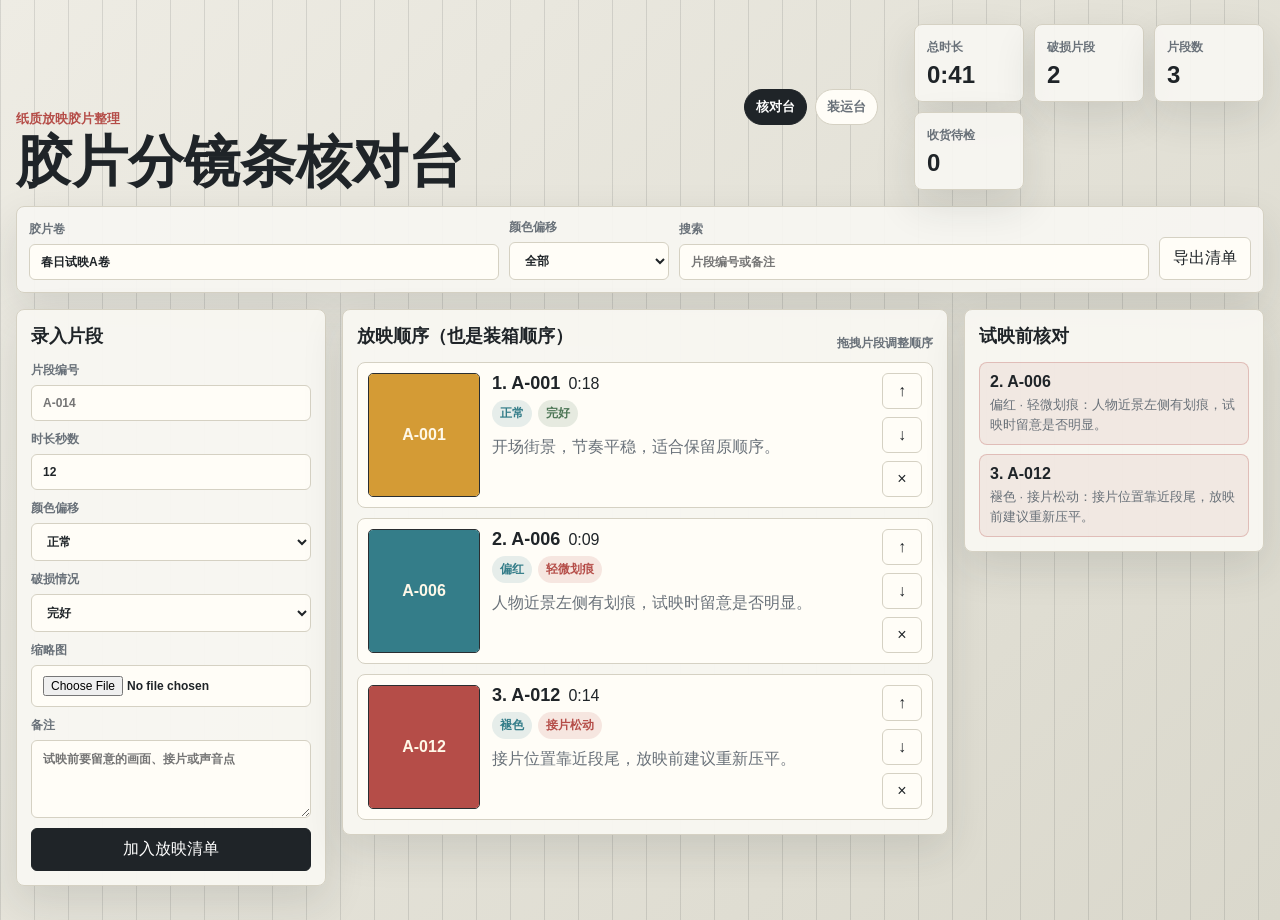
<file: index.html>
<!doctype html>
<html lang="zh-CN">
  <head>
    <meta charset="UTF-8" />
    <meta name="viewport" content="width=device-width, initial-scale=1.0" />
    <title>胶片分镜条核对台</title>
    <link rel="stylesheet" href="css/styles.css" />
  </head>
  <body>
    <main class="shell">
      <header class="hero">
        <div>
          <p class="eyebrow">纸质放映胶片整理</p>
          <h1>胶片分镜条核对台</h1>
        </div>
        <nav class="top-nav">
          <a class="active" href="index.html">核对台</a>
          <a href="shipping.html">装运台</a>
        </nav>
        <div class="hero-stats">
          <div>
            <span>总时长</span>
            <strong id="totalDuration">0:00</strong>
          </div>
          <div>
            <span>破损片段</span>
            <strong id="damageCount">0</strong>
          </div>
          <div>
            <span>片段数</span>
            <strong id="segmentCount">0</strong>
          </div>
          <div>
            <span>收货待检</span>
            <strong id="inspectionCount">0</strong>
          </div>
        </div>
      </header>

      <section class="toolbar">
        <label>
          胶片卷
          <input id="reelTitle" type="text" placeholder="例：春日试映A卷" />
        </label>
        <label>
          颜色偏移
          <select id="colorFilter">
            <option value="all">全部</option>
            <option value="正常">正常</option>
            <option value="偏红">偏红</option>
            <option value="偏青">偏青</option>
            <option value="偏黄">偏黄</option>
            <option value="褪色">褪色</option>
          </select>
        </label>
        <label>
          搜索
          <input id="searchInput" type="search" placeholder="片段编号或备注" />
        </label>
        <button id="exportBtn">导出清单</button>
      </section>

      <section class="layout">
        <aside class="panel">
          <h2>录入片段</h2>
          <form id="segmentForm" class="segment-form">
            <label>
              片段编号
              <input id="codeInput" required placeholder="A-014" />
            </label>
            <label>
              时长秒数
              <input id="durationInput" required type="number" min="1" value="12" />
            </label>
            <label>
              颜色偏移
              <select id="shiftInput">
                <option value="正常">正常</option>
                <option value="偏红">偏红</option>
                <option value="偏青">偏青</option>
                <option value="偏黄">偏黄</option>
                <option value="褪色">褪色</option>
              </select>
            </label>
            <label>
              破损情况
              <select id="damageInput">
                <option value="完好">完好</option>
                <option value="轻微划痕">轻微划痕</option>
                <option value="齿孔破损">齿孔破损</option>
                <option value="接片松动">接片松动</option>
                <option value="需跳过">需跳过</option>
              </select>
            </label>
            <label>
              缩略图
              <input id="thumbInput" type="file" accept="image/*" />
            </label>
            <label>
              备注
              <textarea id="noteInput" rows="4" placeholder="试映前要留意的画面、接片或声音点"></textarea>
            </label>
            <button class="primary" type="submit">加入放映清单</button>
          </form>
        </aside>

        <section class="panel list-panel">
          <div class="panel-head">
            <h2>放映顺序（也是装箱顺序）</h2>
            <span>拖拽片段调整顺序</span>
          </div>
          <div id="segmentList" class="segment-list"></div>
        </section>

        <aside class="panel warning-panel">
          <h2>试映前核对</h2>
          <div id="warningList" class="warning-list"></div>
        </aside>
      </section>
    </main>

    <script src="js/util.js"></script>
    <script src="js/store.js"></script>
    <script src="js/desk.js"></script>
  </body>
</html>
</file>
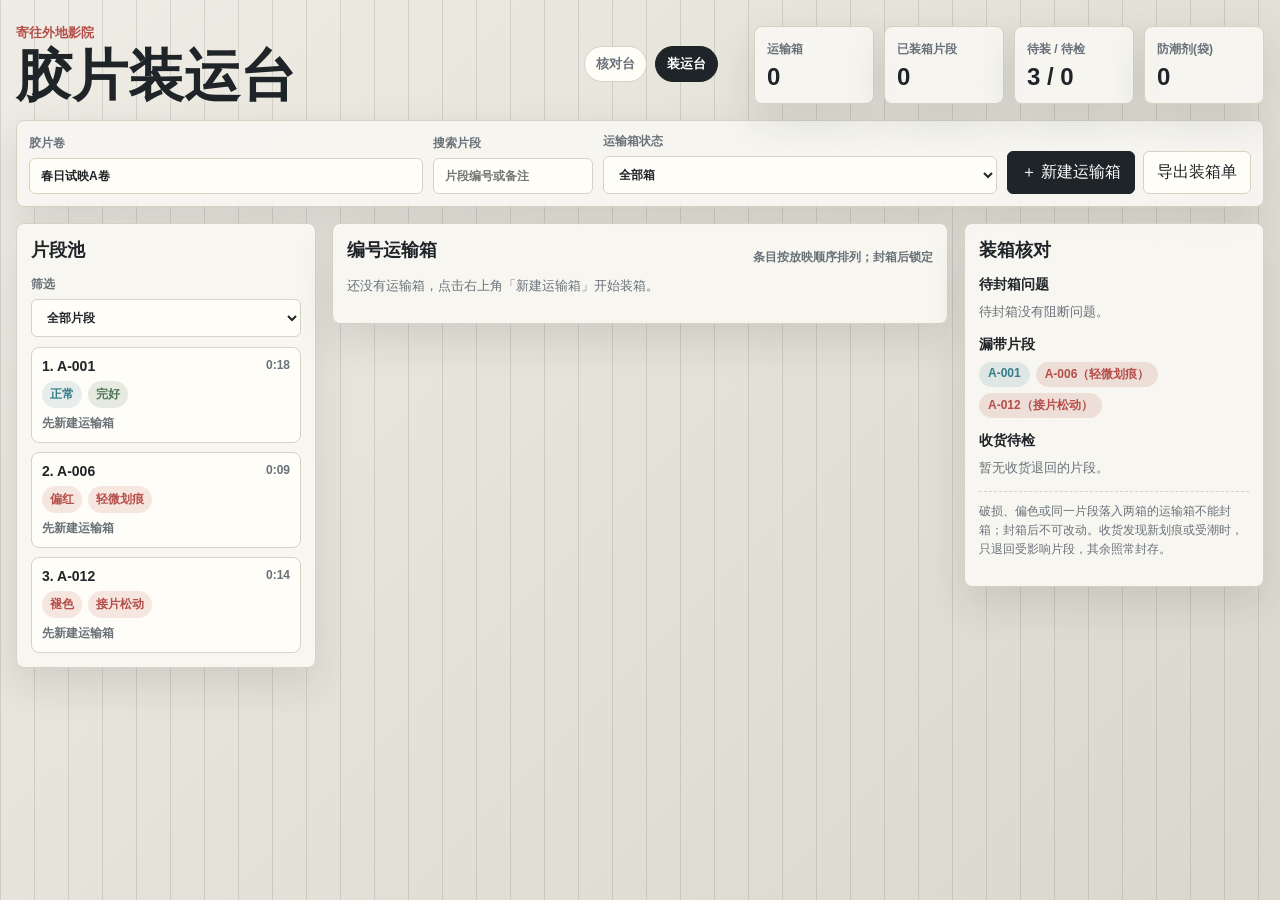
<file: shipping.html>
<!doctype html>
<html lang="zh-CN">
  <head>
    <meta charset="UTF-8" />
    <meta name="viewport" content="width=device-width, initial-scale=1.0" />
    <title>胶片装运台</title>
    <link rel="stylesheet" href="css/styles.css" />
    <link rel="stylesheet" href="css/shipping.css" />
  </head>
  <body>
    <main class="shell">
      <header class="hero">
        <div>
          <p class="eyebrow">寄往外地影院</p>
          <h1>胶片装运台</h1>
        </div>
        <nav class="top-nav">
          <a href="index.html">核对台</a>
          <a class="active" href="shipping.html">装运台</a>
        </nav>
        <div class="hero-stats stats-four">
          <div>
            <span>运输箱</span>
            <strong id="boxCount">0</strong>
          </div>
          <div>
            <span>已装箱片段</span>
            <strong id="packedCount">0</strong>
          </div>
          <div>
            <span>待装 / 待检</span>
            <strong id="pendingCount">0 / 0</strong>
          </div>
          <div>
            <span>防潮剂(袋)</span>
            <strong id="desiccantCount">0</strong>
          </div>
        </div>
      </header>

      <section class="toolbar">
        <label>
          胶片卷
          <input id="reelTitle" type="text" placeholder="例：春日试映A卷" />
        </label>
        <label>
          搜索片段
          <input id="searchInput" type="search" placeholder="片段编号或备注" />
        </label>
        <label>
          运输箱状态
          <select id="boxStatusFilter">
            <option value="all">全部箱</option>
            <option value="open">待封箱</option>
            <option value="sealed">已封箱</option>
          </select>
        </label>
        <div class="toolbar-actions">
          <button id="newBoxBtn" class="primary">＋ 新建运输箱</button>
          <button id="exportBtn">导出装箱单</button>
        </div>
      </section>

      <section class="layout shipping-layout">
        <aside class="panel pool-panel">
          <div class="panel-head">
            <h2>片段池</h2>
          </div>
          <div class="pool-filters">
            <label>
              筛选
              <select id="poolFilter">
                <option value="all">全部片段</option>
                <option value="unboxed">未装箱</option>
                <option value="issue">破损 / 偏色</option>
                <option value="inspection">收货待检</option>
              </select>
            </label>
          </div>
          <div id="poolList" class="pool-list"></div>
        </aside>

        <section class="panel boxes-panel">
          <div class="panel-head">
            <h2>编号运输箱</h2>
            <span>条目按放映顺序排列；封箱后锁定</span>
          </div>
          <div id="boxList" class="box-list"></div>
        </section>

        <aside class="panel">
          <h2>装箱核对</h2>
          <div class="rail-block">
            <h3>待封箱问题</h3>
            <div id="railBlockers"></div>
          </div>
          <div class="rail-block">
            <h3>漏带片段</h3>
            <div id="railUnboxed"></div>
          </div>
          <div class="rail-block">
            <h3>收货待检</h3>
            <div id="railInspection"></div>
          </div>
          <p class="rule-note">
            破损、偏色或同一片段落入两箱的运输箱不能封箱；封箱后不可改动。收货发现新划痕或受潮时，只退回受影响片段，其余照常封存。
          </p>
        </aside>
      </section>
    </main>

    <script src="js/util.js"></script>
    <script src="js/store.js"></script>
    <script src="js/shipping.js"></script>
  </body>
</html>
</file>
<file: css/styles.css>
:root {
  --ink: #1f2428;
  --muted: #697179;
  --panel: #f8f7f2;
  --line: #d5d1c3;
  --amber: #d49b35;
  --red: #b54d48;
  --cyan: #347d89;
  --green: #4d7656;
  --bg: #e9e7dc;
  --shadow: 0 16px 42px rgba(33, 38, 42, 0.12);
}

* {
  box-sizing: border-box;
}

body {
  margin: 0;
  min-height: 100vh;
  background:
    repeating-linear-gradient(90deg, rgba(31, 36, 40, 0.12) 0 1px, transparent 1px 34px),
    linear-gradient(135deg, #eeece4, #dad8cc);
  color: var(--ink);
  font-family: "Inter", "PingFang SC", "Microsoft YaHei", sans-serif;
}

button,
input,
select,
textarea {
  font: inherit;
}

button {
  border: 1px solid var(--line);
  border-radius: 6px;
  background: #fffdf7;
  color: var(--ink);
  padding: 10px 13px;
  cursor: pointer;
}

button:hover {
  border-color: var(--cyan);
}

button.primary {
  background: var(--ink);
  border-color: var(--ink);
  color: #fff;
}

input,
select,
textarea {
  width: 100%;
  border: 1px solid var(--line);
  border-radius: 6px;
  background: #fffdf7;
  color: var(--ink);
  padding: 10px 11px;
  outline: none;
}

textarea {
  resize: vertical;
}

input:focus,
select:focus,
textarea:focus {
  border-color: var(--cyan);
  box-shadow: 0 0 0 3px rgba(52, 125, 137, 0.16);
}

.shell {
  width: min(1420px, calc(100vw - 32px));
  margin: 0 auto;
  padding: 24px 0 34px;
}

.hero {
  display: flex;
  justify-content: space-between;
  gap: 18px;
  align-items: end;
  margin-bottom: 16px;
}

.eyebrow {
  margin: 0 0 6px;
  color: var(--red);
  font-size: 13px;
  font-weight: 900;
  letter-spacing: 0;
}

h1,
h2,
p {
  margin-top: 0;
}

h1 {
  margin-bottom: 0;
  font-size: clamp(30px, 5vw, 56px);
  line-height: 1;
}

h2 {
  margin-bottom: 14px;
  font-size: 18px;
}

.hero-stats {
  display: grid;
  grid-template-columns: repeat(3, minmax(110px, 1fr));
  gap: 10px;
}

.hero-stats.stats-four {
  grid-template-columns: repeat(4, minmax(120px, 1fr));
}

.top-nav {
  display: flex;
  gap: 8px;
  margin-left: auto;
  margin-right: 18px;
  align-self: center;
}

.top-nav a {
  border: 1px solid var(--line);
  border-radius: 999px;
  background: #fffdf7;
  color: var(--muted);
  font-size: 13px;
  font-weight: 900;
  padding: 8px 11px;
  text-decoration: none;
  white-space: nowrap;
}

.top-nav a:hover {
  border-color: var(--cyan);
  color: var(--cyan);
}

.top-nav a.active {
  background: var(--ink);
  border-color: var(--ink);
  color: #fff;
}

.loc-badge {
  border-radius: 999px;
  padding: 3px 9px;
  font-size: 11px;
  font-weight: 900;
  text-decoration: none;
  white-space: nowrap;
}

.loc-badge.open {
  background: rgba(212, 155, 53, 0.16);
  color: #9a6b16;
}

.loc-badge.open.dup {
  background: rgba(181, 77, 72, 0.15);
  color: var(--red);
}

.loc-badge.sealed {
  background: rgba(77, 118, 86, 0.16);
  color: var(--green);
}

.loc-badge.inspect {
  background: rgba(181, 77, 72, 0.15);
  color: var(--red);
}

.warning-item.inspect {
  border-color: rgba(181, 77, 72, 0.55);
  background: rgba(181, 77, 72, 0.13);
}

.hero-stats div {
  border: 1px solid var(--line);
  border-radius: 8px;
  background: rgba(248, 247, 242, 0.92);
  box-shadow: var(--shadow);
  padding: 12px;
}

.hero-stats span,
.panel-head span {
  color: var(--muted);
  font-size: 12px;
  font-weight: 800;
}

.hero-stats strong {
  display: block;
  margin-top: 5px;
  font-size: 24px;
}

.toolbar {
  display: grid;
  grid-template-columns: minmax(220px, 1fr) 160px minmax(200px, 1fr) auto;
  gap: 10px;
  align-items: end;
  border: 1px solid var(--line);
  border-radius: 8px;
  background: rgba(248, 247, 242, 0.92);
  box-shadow: var(--shadow);
  padding: 12px;
  margin-bottom: 16px;
}

label {
  display: grid;
  gap: 6px;
  color: var(--muted);
  font-size: 12px;
  font-weight: 900;
}

.layout {
  display: grid;
  grid-template-columns: 310px minmax(420px, 1fr) 300px;
  gap: 16px;
  align-items: start;
}

.panel {
  border: 1px solid var(--line);
  border-radius: 8px;
  background: rgba(248, 247, 242, 0.96);
  box-shadow: var(--shadow);
  padding: 14px;
}

.segment-form {
  display: grid;
  gap: 10px;
}

.panel-head {
  display: flex;
  align-items: center;
  justify-content: space-between;
  gap: 12px;
}

.segment-list {
  display: grid;
  gap: 10px;
}

.segment-card {
  display: grid;
  grid-template-columns: 112px 1fr auto;
  gap: 12px;
  align-items: stretch;
  border: 1px solid var(--line);
  border-radius: 8px;
  background: #fffdf7;
  padding: 10px;
  cursor: grab;
}

.segment-card.dragging {
  opacity: 0.45;
}

.thumb {
  width: 100%;
  aspect-ratio: 1.45;
  border: 1px solid #2a2e31;
  border-radius: 5px;
  overflow: hidden;
  background:
    linear-gradient(45deg, rgba(212, 155, 53, 0.3), rgba(52, 125, 137, 0.28)),
    #2a2e31;
}

.thumb img {
  width: 100%;
  height: 100%;
  object-fit: cover;
  display: block;
}

.film-placeholder {
  display: grid;
  place-items: center;
  width: 100%;
  height: 100%;
  color: #fff8e8;
  font-weight: 900;
}

.segment-main {
  min-width: 0;
}

.segment-title {
  display: flex;
  align-items: center;
  gap: 8px;
  flex-wrap: wrap;
  margin-bottom: 6px;
}

.segment-title strong {
  font-size: 18px;
}

.tag-row {
  display: flex;
  gap: 6px;
  flex-wrap: wrap;
  margin-bottom: 8px;
}

.tag {
  border-radius: 999px;
  padding: 5px 8px;
  background: rgba(52, 125, 137, 0.12);
  color: var(--cyan);
  font-size: 12px;
  font-weight: 900;
}

.tag.damage {
  background: rgba(181, 77, 72, 0.13);
  color: var(--red);
}

.tag.ok {
  background: rgba(77, 118, 86, 0.14);
  color: var(--green);
}

.segment-note {
  margin: 0;
  color: var(--muted);
  line-height: 1.55;
}

.segment-actions {
  display: grid;
  gap: 8px;
  align-content: start;
}

.segment-actions button {
  width: 40px;
  height: 36px;
  padding: 0;
}

.warning-list {
  display: grid;
  gap: 9px;
}

.warning-item {
  border: 1px solid rgba(181, 77, 72, 0.28);
  border-radius: 8px;
  background: rgba(181, 77, 72, 0.08);
  padding: 10px;
}

.warning-item strong {
  display: block;
  margin-bottom: 4px;
}

.warning-item span,
.empty {
  color: var(--muted);
  font-size: 13px;
  line-height: 1.5;
}

@media (max-width: 1120px) {
  .hero {
    align-items: stretch;
    flex-direction: column;
  }

  .toolbar,
  .layout {
    grid-template-columns: 1fr;
  }
}

@media (max-width: 660px) {
  .shell {
    width: min(100vw - 20px, 1420px);
  }

  .hero-stats {
    grid-template-columns: 1fr;
  }

  .segment-card {
    grid-template-columns: 1fr;
  }

  .segment-actions {
    grid-template-columns: repeat(3, 1fr);
  }

  .segment-actions button {
    width: 100%;
  }
}
</file>
<file: css/shipping.css>
/* 装运台页专属样式（基础样式复用 css/styles.css） */

.toolbar-actions {
  display: flex;
  gap: 8px;
}

.shipping-layout {
  grid-template-columns: 300px minmax(460px, 1fr) 300px;
}

.mini {
  border-radius: 6px;
  padding: 5px 10px;
  font-size: 12px;
  font-weight: 800;
}

button.mini.primary {
  background: var(--ink);
  border-color: var(--ink);
  color: #fff;
}

button.mini.inspect,
.mini.inspect {
  border-color: rgba(181, 77, 72, 0.45);
  background: rgba(181, 77, 72, 0.1);
  color: var(--red);
}

button.mini.danger {
  border-color: rgba(181, 77, 72, 0.5);
  color: var(--red);
}

button.mini.danger.on {
  background: var(--red);
  border-color: var(--red);
  color: #fff;
}

button.primary:disabled {
  background: #b7b2a4;
  border-color: #b7b2a4;
  color: #fff;
  cursor: not-allowed;
}

/* ---------- 片段池 ---------- */

.pool-filters {
  margin-bottom: 10px;
}

.pool-list {
  display: grid;
  gap: 9px;
  max-height: 70vh;
  overflow: auto;
}

.pool-card {
  border: 1px solid var(--line);
  border-radius: 8px;
  background: #fffdf7;
  padding: 10px;
  display: grid;
  gap: 7px;
}

.pool-card.is-inspect {
  border-color: rgba(181, 77, 72, 0.55);
  background: rgba(181, 77, 72, 0.06);
}

.pool-card-head {
  display: flex;
  justify-content: space-between;
  gap: 8px;
  font-size: 14px;
}

.pool-card-head span {
  color: var(--muted);
  font-size: 12px;
  font-weight: 800;
}

.pool-card .tag-row {
  margin-bottom: 0;
}

.inspect-tag {
  background: rgba(181, 77, 72, 0.15) !important;
  color: var(--red) !important;
}

.pool-add {
  display: grid;
  grid-template-columns: 1fr auto;
  gap: 6px;
}

.pool-add select {
  padding: 6px 8px;
  font-size: 13px;
}

.pool-add .mini {
  white-space: nowrap;
}

.pool-loc {
  color: var(--muted);
  font-size: 12px;
  font-weight: 800;
}

.pool-loc.muted {
  font-weight: 600;
}

.hint {
  color: var(--muted);
  font-size: 11px;
  font-weight: 700;
}

/* ---------- 运输箱 ---------- */

.box-list {
  display: grid;
  gap: 14px;
}

.box-card {
  border: 1px solid var(--line);
  border-radius: 10px;
  background: #fffdf7;
  padding: 13px;
  scroll-margin-top: 12px;
}

.box-card.open {
  border-left: 4px solid var(--amber);
}

.box-card.sealed {
  border-left: 4px solid var(--green);
  background: rgba(77, 118, 86, 0.05);
}

.box-card header {
  display: flex;
  align-items: center;
  justify-content: space-between;
  gap: 10px;
  flex-wrap: wrap;
  margin-bottom: 10px;
}

.box-title {
  display: flex;
  align-items: center;
  gap: 10px;
}

.box-title h3 {
  margin: 0;
  font-size: 17px;
}

.status-badge {
  border-radius: 999px;
  padding: 3px 10px;
  font-size: 11px;
  font-weight: 900;
}

.status-badge.open {
  background: rgba(212, 155, 53, 0.18);
  color: #9a6b16;
}

.status-badge.sealed {
  background: rgba(77, 118, 86, 0.18);
  color: var(--green);
}

.box-head-meta {
  display: flex;
  align-items: center;
  gap: 10px;
  color: var(--muted);
  font-size: 12px;
  font-weight: 800;
}

.box-settings {
  display: grid;
  grid-template-columns: 1fr 1fr;
  gap: 10px;
  margin-bottom: 10px;
}

.box-settings input {
  padding: 7px 9px;
}

.box-items {
  list-style: none;
  margin: 0;
  padding: 0;
  display: grid;
  gap: 6px;
}

.box-item {
  display: flex;
  align-items: center;
  gap: 10px;
  border: 1px solid var(--line);
  border-radius: 7px;
  background: #fff;
  padding: 7px 10px;
}

.box-item.has-issue {
  border-color: rgba(181, 77, 72, 0.45);
  background: rgba(181, 77, 72, 0.05);
}

.box-item.sealed {
  background: rgba(255, 253, 247, 0.85);
}

.item-order {
  width: 22px;
  height: 22px;
  border-radius: 50%;
  background: var(--ink);
  color: #fff;
  display: grid;
  place-items: center;
  font-size: 11px;
  font-weight: 900;
  flex: none;
}

.box-item strong {
  flex: none;
}

.item-meta {
  color: var(--muted);
  font-size: 12px;
  font-weight: 700;
}

.box-item .mini {
  margin-left: auto;
}

.receipt-actions {
  margin-left: auto;
  display: flex;
  gap: 6px;
}

.box-notices {
  margin: 0 0 9px;
  padding: 0;
  list-style: none;
  display: grid;
  gap: 4px;
}

.notice-warn {
  border-radius: 6px;
  background: rgba(212, 155, 53, 0.14);
  color: #9a6b16;
  font-size: 12px;
  font-weight: 700;
  padding: 6px 9px;
}

.notice-block {
  border-radius: 6px;
  background: rgba(181, 77, 72, 0.12);
  color: var(--red);
  font-size: 12px;
  font-weight: 800;
  padding: 6px 9px;
}

.box-footer {
  margin-top: 10px;
}

.box-footer .primary {
  width: 100%;
}

.sealed-at {
  margin: 10px 0 0;
  color: var(--green);
  font-size: 12px;
  font-weight: 900;
}

/* ---------- 收货核验记录 ---------- */

.findings-log {
  margin-top: 10px;
  border-top: 1px dashed var(--line);
  padding-top: 8px;
}

.findings-log h4 {
  margin: 0 0 6px;
  font-size: 13px;
}

.findings-log ul {
  margin: 0;
  padding: 0;
  list-style: none;
  display: grid;
  gap: 4px;
}

.findings-log li {
  display: flex;
  gap: 8px;
  align-items: baseline;
  flex-wrap: wrap;
  border-radius: 6px;
  padding: 6px 9px;
  font-size: 12px;
}

.findings-log li.active {
  background: rgba(181, 77, 72, 0.1);
}

.findings-log li.resolved {
  background: rgba(77, 118, 86, 0.1);
}

.findings-log span {
  color: var(--muted);
}

.findings-log em {
  font-style: normal;
  font-weight: 800;
  color: var(--red);
}

.findings-log li.resolved em {
  color: var(--green);
}

/* ---------- 右侧核对栏 ---------- */

.rail-block {
  margin-bottom: 14px;
}

.rail-block h3 {
  margin: 0 0 8px;
  font-size: 14px;
}

.rail-item {
  border: 1px solid var(--line);
  border-radius: 7px;
  padding: 8px 10px;
  margin-bottom: 7px;
  display: grid;
  gap: 5px;
}

.rail-item strong {
  font-size: 13px;
}

.rail-item ul {
  margin: 0;
  padding-left: 16px;
  color: var(--red);
  font-size: 12px;
  font-weight: 700;
}

.rail-item.block {
  border-color: rgba(181, 77, 72, 0.4);
  background: rgba(181, 77, 72, 0.06);
}

.rail-item.inspect {
  border-color: rgba(181, 77, 72, 0.4);
  background: rgba(181, 77, 72, 0.06);
}

.rail-item span {
  color: var(--muted);
  font-size: 12px;
  font-weight: 700;
}

.rail-item .mini {
  justify-self: start;
}

.chip-row {
  display: flex;
  flex-wrap: wrap;
  gap: 6px;
}

.chip {
  border-radius: 999px;
  background: rgba(52, 125, 137, 0.12);
  color: var(--cyan);
  font-size: 12px;
  font-weight: 800;
  padding: 4px 9px;
}

.chip.warn {
  background: rgba(181, 77, 72, 0.14);
  color: var(--red);
}

.rule-note {
  margin-top: 6px;
  border-top: 1px dashed var(--line);
  padding-top: 10px;
  color: var(--muted);
  font-size: 12px;
  line-height: 1.6;
}

@media (max-width: 1120px) {
  .shipping-layout {
    grid-template-columns: 1fr;
  }

  .pool-list {
    max-height: none;
  }
}

@media (max-width: 660px) {
  .box-settings {
    grid-template-columns: 1fr;
  }

  .box-item {
    flex-wrap: wrap;
  }

  .receipt-actions {
    margin-left: 0;
  }
}
</file>
